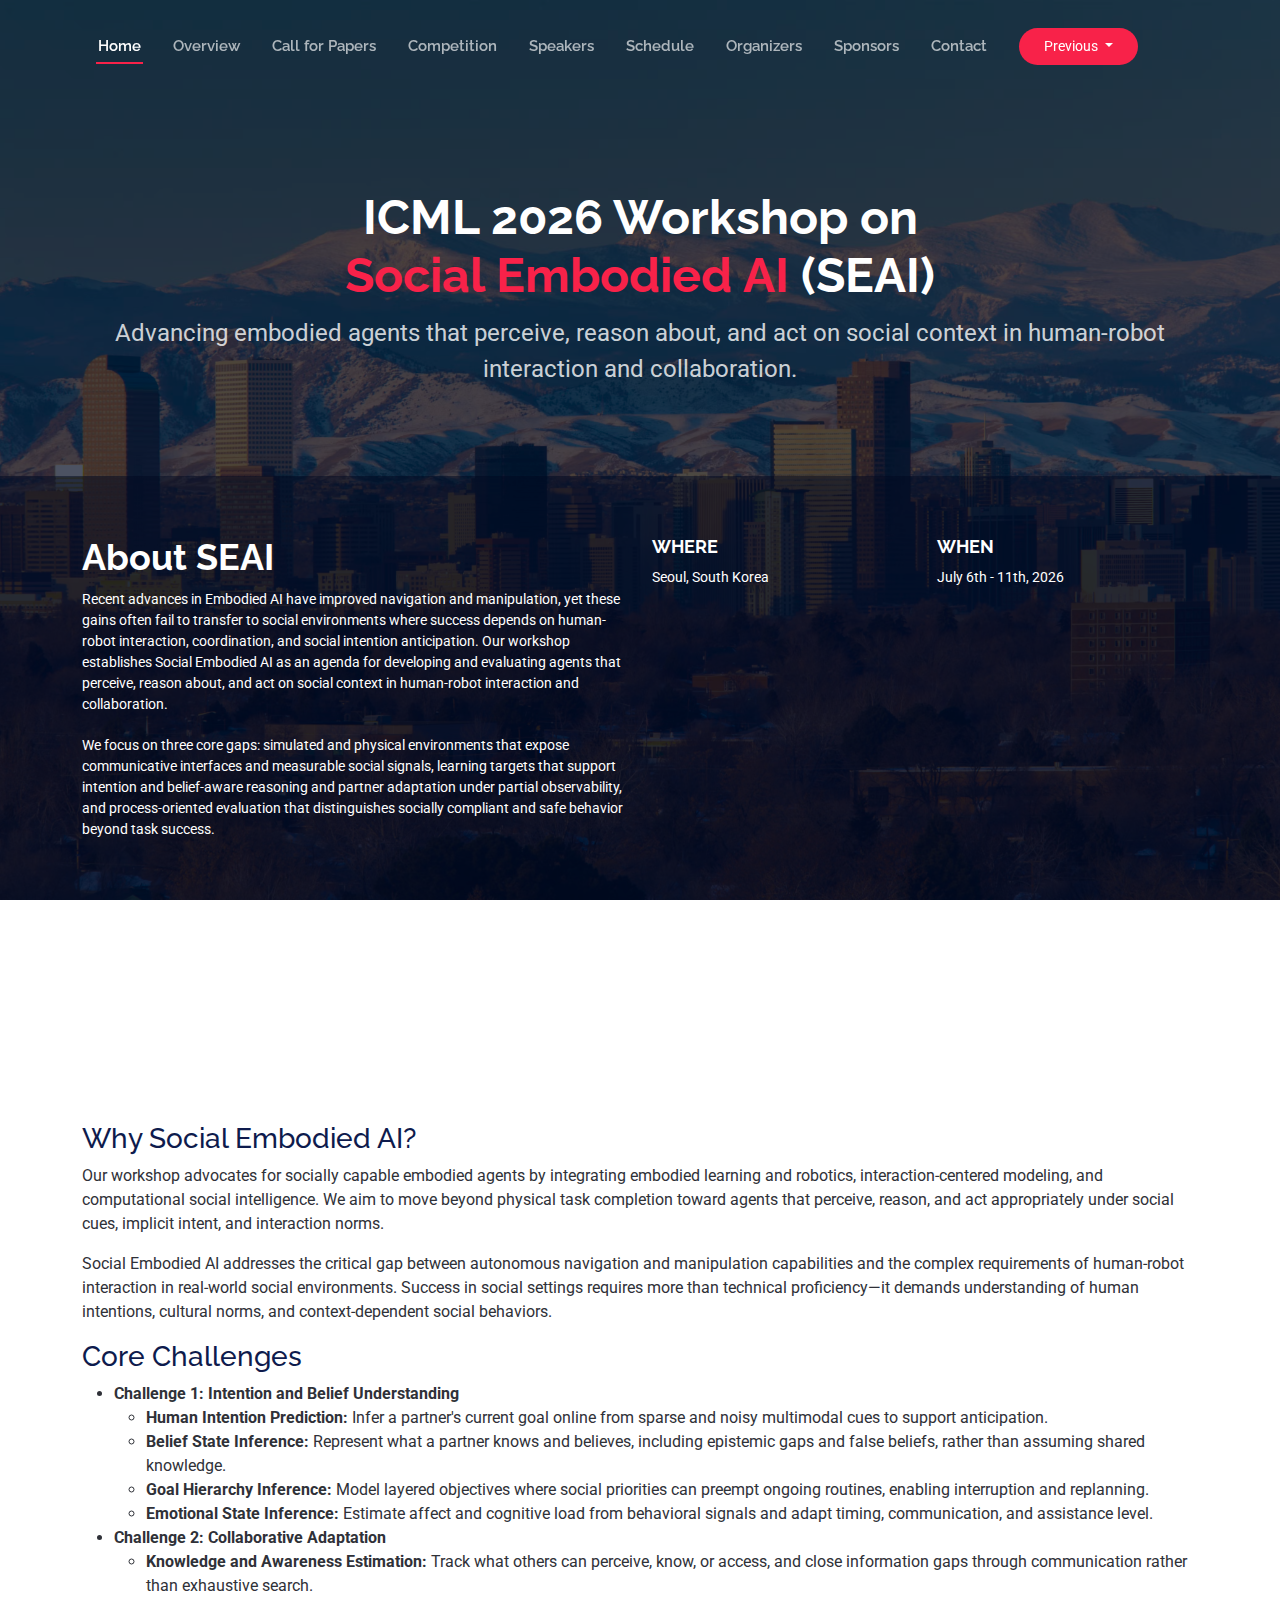
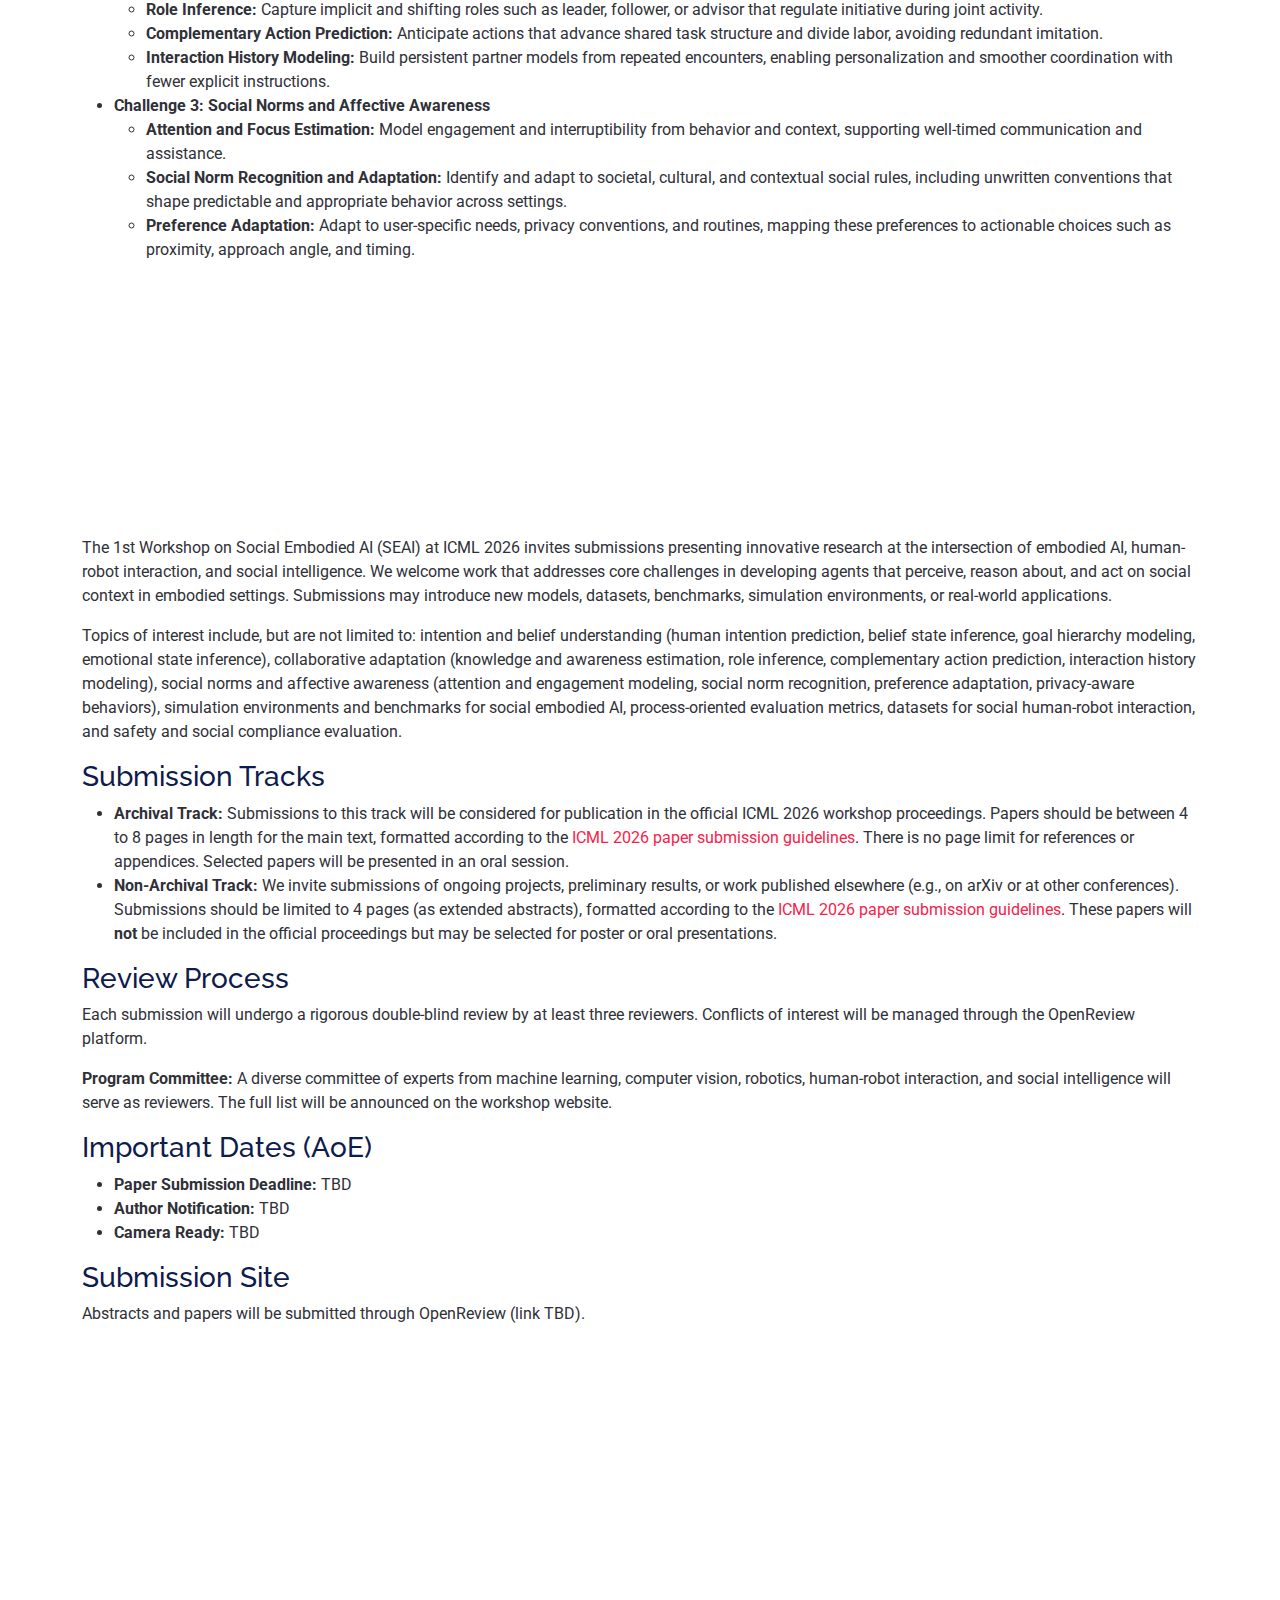
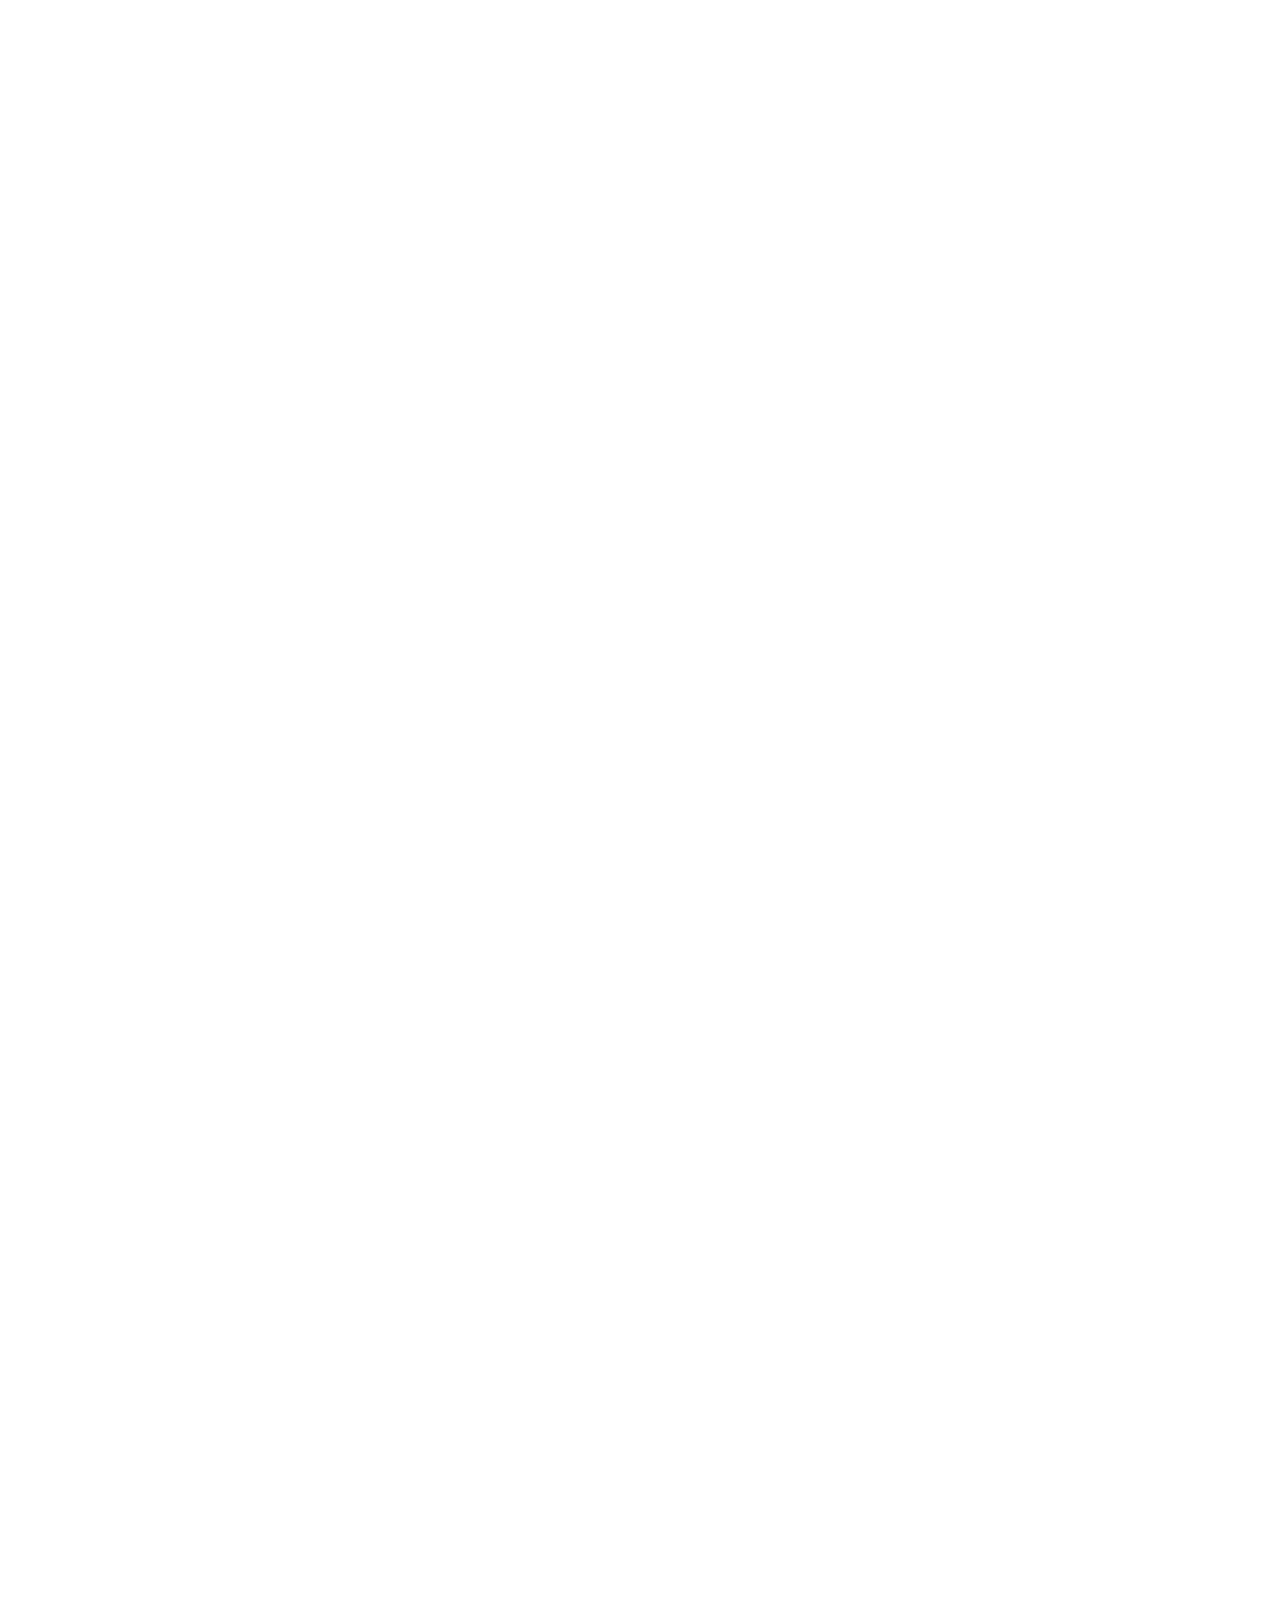
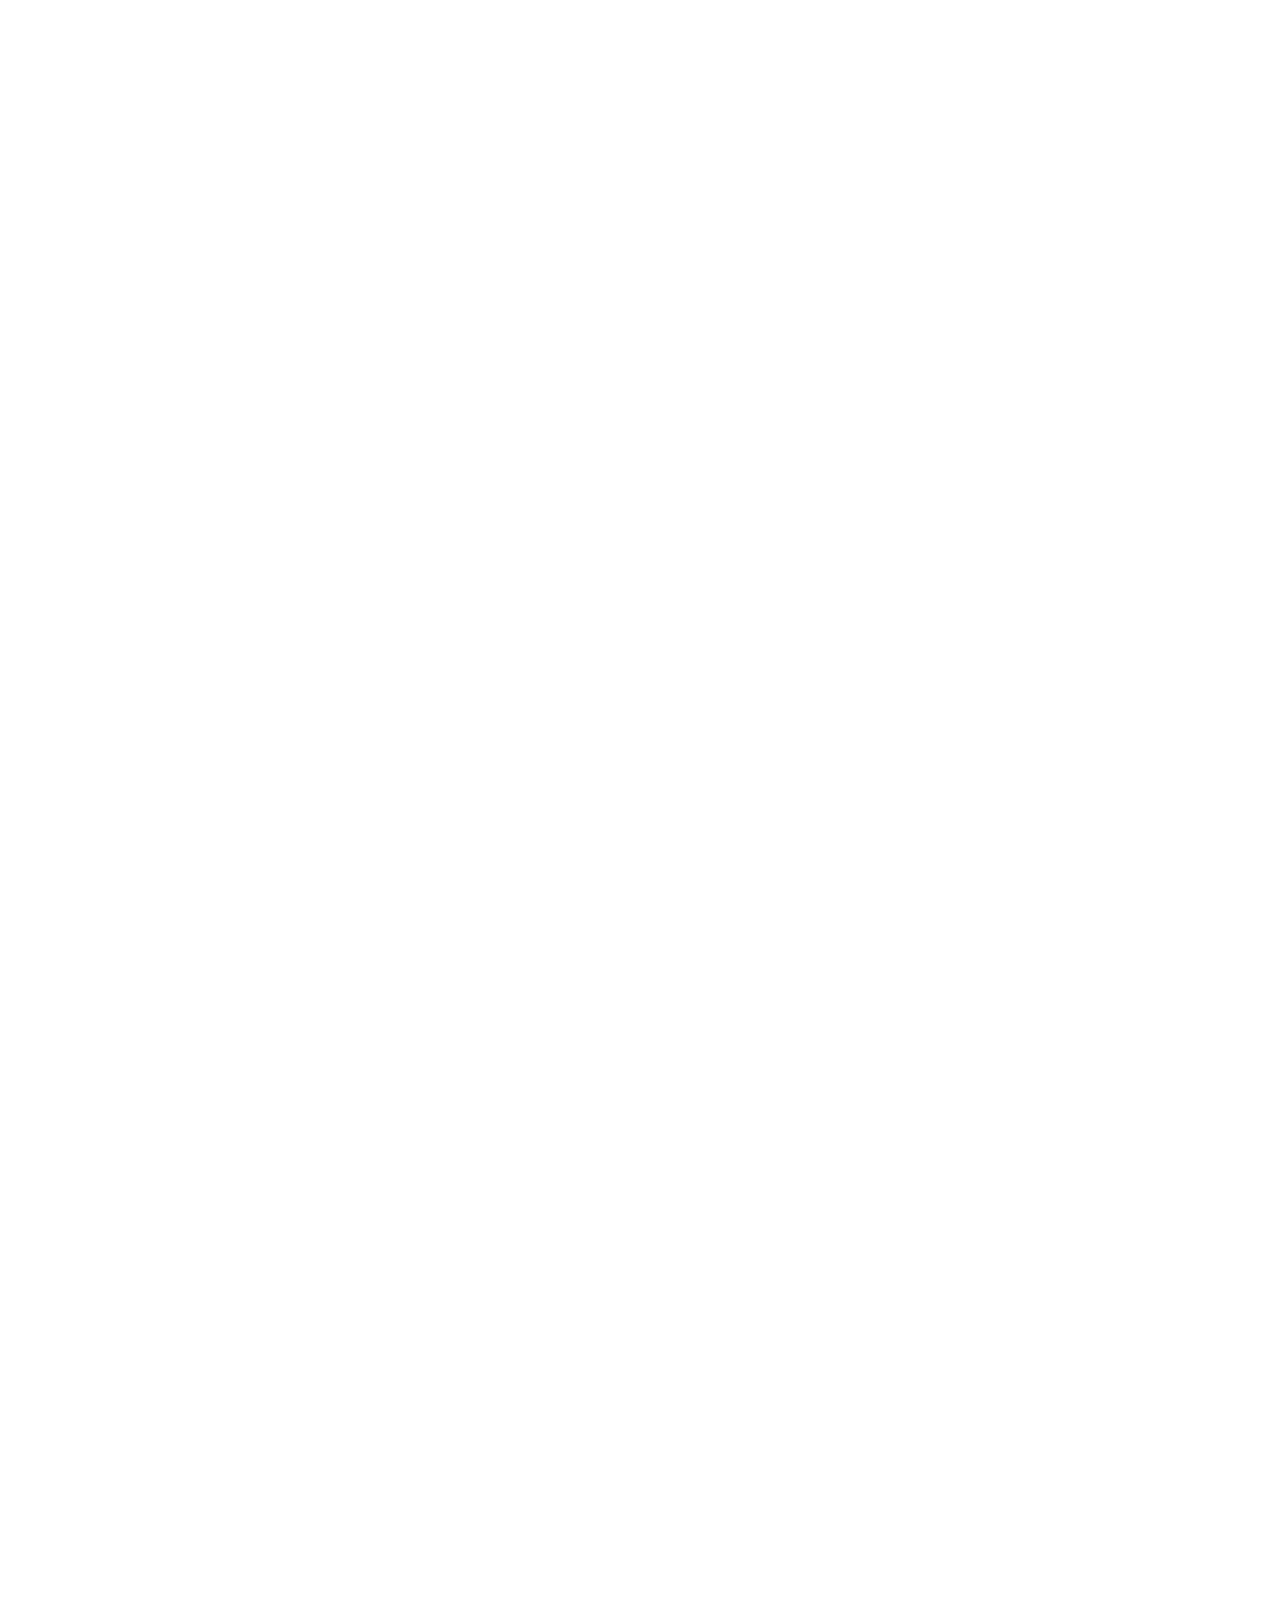
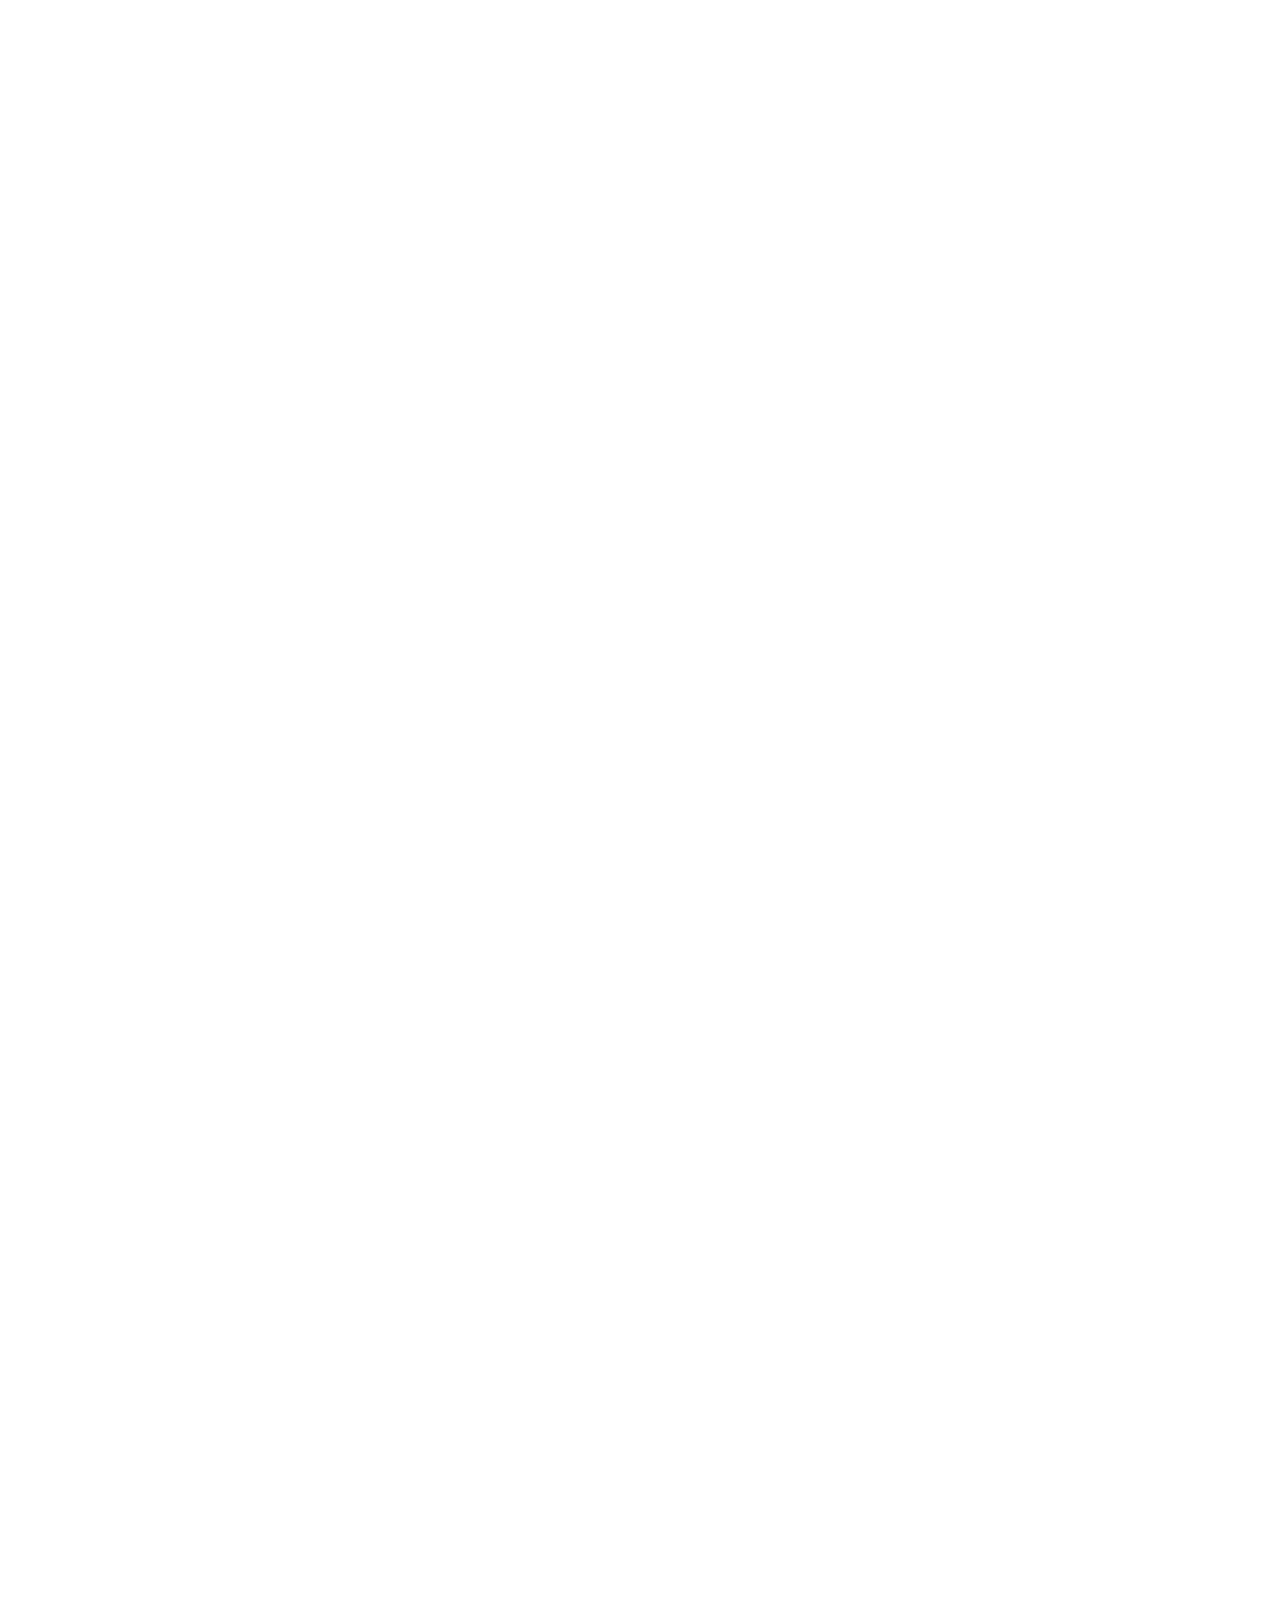
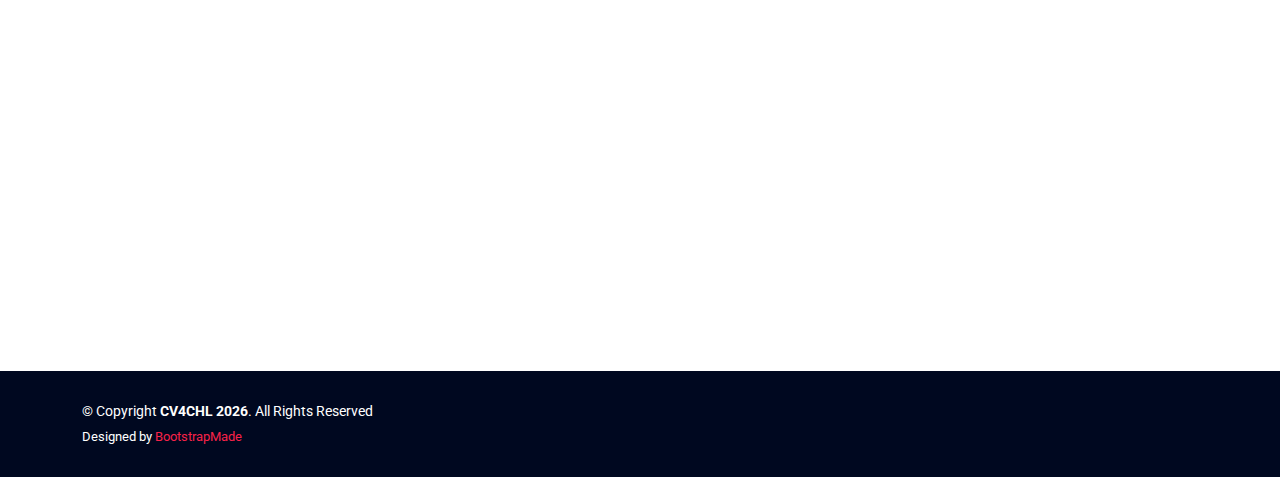
<file: index.html>
<!DOCTYPE html>
<html lang="en">

<head>
  <meta charset="utf-8">
  <meta content="width=device-width, initial-scale=1.0" name="viewport">
  <title>The 1st Workshop on Social Embodied AI @ ICML 2026</title>
  <meta name="description" content="CVPR 2026 Workshop on Computer Vision for Children (CV4CHL). Bringing pediatricians, psychologists, educationists, clinicians and computer vision researchers together.">
  <meta name="keywords" content="CVPR, Computer Vision, Children, Pediatrics, Healthcare, Education, Child Development">

  <!-- Fonts -->
  <link href="https://fonts.googleapis.com" rel="preconnect">
  <link href="https://fonts.gstatic.com" rel="preconnect" crossorigin>
  <link href="https://fonts.googleapis.com/css2?family=Roboto:wght@300;400;500;700;900&family=Raleway:wght@300;400;500;600;700;800;900&display=swap" rel="stylesheet">

  <!-- Vendor CSS Files -->
  <link href="assets/vendor/bootstrap/css/bootstrap.min.css" rel="stylesheet">
  <link href="assets/vendor/bootstrap-icons/bootstrap-icons.css" rel="stylesheet">
  <link href="assets/vendor/aos/aos.css" rel="stylesheet">
  <link href="assets/vendor/glightbox/css/glightbox.min.css" rel="stylesheet">
  <link href="assets/vendor/swiper/swiper-bundle.min.css" rel="stylesheet">

  <!-- Main CSS File -->
  <link href="assets/css/main.css" rel="stylesheet">

  <!-- Custom CSS for hover dropdown -->
  <style>
    .header .dropdown:hover .dropdown-menu {
      display: block;
      margin-top: 0;
    }
    .header .dropdown-menu {
      min-width: 180px;
    }
    .header .dropdown-item:hover {
      background-color: var(--accent-color, #f0f0f0);
    }
  </style>
</head>

<body class="index-page">

  <!-- Header -->
  <header id="header" class="header d-flex align-items-center fixed-top">
    <div class="container-fluid container-xl position-relative d-flex align-items-center">

      <nav id="navmenu" class="navmenu">
        <ul>
          <li><a href="#hero" class="active">Home</a></li>
          <li><a href="#overview">Overview</a></li>
          <li><a href="#cfp">Call for Papers</a></li>
          <li><a href="#competition">Competition</a></li>
          <li><a href="#speakers">Speakers</a></li>
          <li><a href="#schedule">Schedule</a></li>
          <li><a href="#organizers">Organizers</a></li>
          <li><a href="#sponsors">Sponsors</a></li>
          <li><a href="#contact">Contact</a></li>
        </ul>
        <i class="mobile-nav-toggle d-xl-none bi bi-list"></i>
      </nav>

      <div class="dropdown">
        <a class="cta-btn d-block dropdown-toggle" href="#" role="button" data-bs-toggle="dropdown" aria-expanded="false">
          Previous
        </a>
        <ul class="dropdown-menu dropdown-menu-end">
          <li><a class="dropdown-item" href="https://pediamedai.com/ai4chl/" target="_blank">ICLR 2025 AI4CHL</a></li>
        </ul>
      </div>
    </div>
  </header>
  <!-- /Header -->

  <main class="main">

    <!-- Hero -->
    <section id="hero" class="hero section dark-background">
      <img src="assets/img/cvpr_dv.avif" alt="" data-aos="fade-in">
      <div class="container d-flex flex-column align-items-center text-center mt-auto">
        <h2 data-aos="fade-up" data-aos-delay="100">
          ICML 2026 Workshop on<br>
          <span>Social Embodied AI</span> (SEAI)
        </h2>
        <p data-aos="fade-up" data-aos-delay="200">Advancing embodied agents that perceive, reason about, and act on social context in human-robot interaction and collaboration.</p>
      </div>

      <div class="about-info mt-auto position-relative">
        <div class="container position-relative" data-aos="fade-up">
          <div class="row">
            <div class="col-lg-6">
              <h2>About SEAI</h2>
              <p>
                Recent advances in Embodied AI have improved navigation and manipulation, yet these gains often fail to transfer to social environments where success depends on human-robot interaction, coordination, and social intention anticipation. Our workshop establishes Social Embodied AI as an agenda for developing and evaluating agents that perceive, reason about, and act on social context in human-robot interaction and collaboration.
              </p>
              <p>
                We focus on three core gaps: simulated and physical environments that expose communicative interfaces and measurable social signals, learning targets that support intention and belief-aware reasoning and partner adaptation under partial observability, and process-oriented evaluation that distinguishes socially compliant and safe behavior beyond task success.
              </p>
            </div>
            <div class="col-lg-3">
              <h3>Where</h3>
              <p>Seoul, South Korea</p>
            </div>
            <div class="col-lg-3">
              <h3>When</h3>
              <p>July 6th - 11th, 2026</p>
            </div>
          </div>
        </div>
      </div>
    </section>
    <!-- /Hero -->

    <!-- Overview (Topics) -->
    <section id="overview" class="overview section">
      <div class="container section-title" data-aos="fade-up">
        <h2>Overview</h2>
        <p>Core challenges and research directions in Social Embodied AI.</p>
      </div>

      <div class="container">
        <h3>Why Social Embodied AI?</h3>
        <p>
          Our workshop advocates for socially capable embodied agents by integrating embodied learning and robotics, interaction-centered modeling, and computational social intelligence. We aim to move beyond physical task completion toward agents that perceive, reason, and act appropriately under social cues, implicit intent, and interaction norms.
        </p>
        <p>
          Social Embodied AI addresses the critical gap between autonomous navigation and manipulation capabilities and the complex requirements of human-robot interaction in real-world social environments. Success in social settings requires more than technical proficiency—it demands understanding of human intentions, cultural norms, and context-dependent social behaviors.
        </p>

        <h3>Core Challenges</h3>
        <ul>
          <li>
            <strong>Challenge 1: Intention and Belief Understanding</strong>
            <ul>
              <li><strong>Human Intention Prediction:</strong> Infer a partner's current goal online from sparse and noisy multimodal cues to support anticipation.</li>
              <li><strong>Belief State Inference:</strong> Represent what a partner knows and believes, including epistemic gaps and false beliefs, rather than assuming shared knowledge.</li>
              <li><strong>Goal Hierarchy Inference:</strong> Model layered objectives where social priorities can preempt ongoing routines, enabling interruption and replanning.</li>
              <li><strong>Emotional State Inference:</strong> Estimate affect and cognitive load from behavioral signals and adapt timing, communication, and assistance level.</li>
            </ul>
          </li>
          <li>
            <strong>Challenge 2: Collaborative Adaptation</strong>
            <ul>
              <li><strong>Knowledge and Awareness Estimation:</strong> Track what others can perceive, know, or access, and close information gaps through communication rather than exhaustive search.</li>
              <li><strong>Role Inference:</strong> Capture implicit and shifting roles such as leader, follower, or advisor that regulate initiative during joint activity.</li>
              <li><strong>Complementary Action Prediction:</strong> Anticipate actions that advance shared task structure and divide labor, avoiding redundant imitation.</li>
              <li><strong>Interaction History Modeling:</strong> Build persistent partner models from repeated encounters, enabling personalization and smoother coordination with fewer explicit instructions.</li>
            </ul>
          </li>
          <li>
            <strong>Challenge 3: Social Norms and Affective Awareness</strong>
            <ul>
              <li><strong>Attention and Focus Estimation:</strong> Model engagement and interruptibility from behavior and context, supporting well-timed communication and assistance.</li>
              <li><strong>Social Norm Recognition and Adaptation:</strong> Identify and adapt to societal, cultural, and contextual social rules, including unwritten conventions that shape predictable and appropriate behavior across settings.</li>
              <li><strong>Preference Adaptation:</strong> Adapt to user-specific needs, privacy conventions, and routines, mapping these preferences to actionable choices such as proximity, approach angle, and timing.</li>
            </ul>
          </li>
        </ul>
      </div>
    </section>
    <!-- /Overview -->

    <!-- CFP -->
    <section id="cfp" class="cfp section">
      <div class="container section-title" data-aos="fade-up">
        <h2>Call for Papers</h2>
      </div>

      <div class="container">
        <p>
          The 1st Workshop on Social Embodied AI (SEAI) at ICML 2026 invites submissions presenting innovative research at the intersection of embodied AI, human-robot interaction, and social intelligence. We welcome work that addresses core challenges in developing agents that perceive, reason about, and act on social context in embodied settings. Submissions may introduce new models, datasets, benchmarks, simulation environments, or real-world applications.
        </p>
        <p>
          Topics of interest include, but are not limited to: intention and belief understanding (human intention prediction, belief state inference, goal hierarchy modeling, emotional state inference), collaborative adaptation (knowledge and awareness estimation, role inference, complementary action prediction, interaction history modeling), social norms and affective awareness (attention and engagement modeling, social norm recognition, preference adaptation, privacy-aware behaviors), simulation environments and benchmarks for social embodied AI, process-oriented evaluation metrics, datasets for social human-robot interaction, and safety and social compliance evaluation.
        </p>

        <h3>Submission Tracks</h3>
        <ul>
          <li>
            <strong>Archival Track:</strong> Submissions to this track will be considered for publication in the official ICML 2026 workshop proceedings. Papers should be between 4 to 8 pages in length for the main text, formatted according to the <a href="https://icml.cc/Conferences/2026/CallForPapers" target="_blank">ICML 2026 paper submission guidelines</a>. There is no page limit for references or appendices. Selected papers will be presented in an oral session.
          </li>
          <li>
            <strong>Non-Archival Track:</strong> We invite submissions of ongoing projects, preliminary results, or work published elsewhere (e.g., on arXiv or at other conferences). Submissions should be limited to 4 pages (as extended abstracts), formatted according to the <a href="https://icml.cc/Conferences/2026/CallForPapers" target="_blank">ICML 2026 paper submission guidelines</a>. These papers will <strong>not</strong> be included in the official proceedings but may be selected for poster or oral presentations.
          </li>
        </ul>

        <h3>Review Process</h3>
        <p>
          Each submission will undergo a rigorous double-blind review by at least three reviewers. Conflicts of interest will be managed through the OpenReview platform.
        </p>
        <p>
          <strong>Program Committee:</strong> A diverse committee of experts from machine learning, computer vision, robotics, human-robot interaction, and social intelligence will serve as reviewers. The full list will be announced on the workshop website.
        </p>

        <h3>Important Dates (AoE)</h3>
        <ul>
          <li><strong>Paper Submission Deadline:</strong> TBD</li>
          <li><strong>Author Notification:</strong> TBD</li>
          <li><strong>Camera Ready:</strong> TBD</li>
        </ul>

        <h3>Submission Site</h3>
        <p>
          Abstracts and papers will be submitted through OpenReview (link TBD).
        </p>
      </div>
    </section>
    <!-- /CFP -->

    <!-- Competition -->
    <section id="competition" class="competition section">
      <div class="container section-title" data-aos="fade-up">
        <h2>Children Gait Competition</h2>
        <p>The world's first computer vision challenge for pediatric gait analysis</p>
      </div>

      <div class="container" data-aos="fade-up">
        <p>
          We are excited to announce the <strong>Children Gait Competition</strong> as part of our workshop! This pioneering challenge focuses on developing human pose and motion computer vision algorithms for pediatric gait analysis, with applications in automated clinical assessment and disease prediction for children.
        </p>

        <h3>Prizes</h3>
        <ul>
          <li><strong>1st Place:</strong> NVIDIA RTX 5080 GPU <em>or</em> Latest AR Glasses</li>
          <!-- <li><strong>2nd Place:</strong> $200 Amazon Gift Card</li>
          <li><strong>3rd Place:</strong> $100 Amazon Gift Card</li> -->
        </ul>

        <h3>Key Dates</h3>
        <ul>
          <li><strong>March 13, 2026:</strong> Competition launch & registration opens</li>
          <li><strong>May 15, 2026:</strong> Submission deadline</li>
          <li><strong>May 31, 2026:</strong> Results announcement</li>
          <li><strong>CVPR Workshop:</strong> Award ceremony & presentations by top teams</li>
        </ul>

        <p style="margin-top: 1.5rem; padding: 1rem; background-color: rgba(0,0,0,0.03); border-radius: 8px;">
          <strong>More details coming soon!</strong> Information on tasks, dataset access, evaluation metrics, and registration will be announced shortly. Stay tuned!
        </p>
      </div>
    </section>
    <!-- /Competition -->

    <!-- Speakers -->
    <section id="speakers" class="speakers section">
      <div class="container section-title" data-aos="fade-up">
        <h2>Invited Keynote Speakers</h2>
      </div>

      <div class="container">
        <div class="row gy-4 justify-content-center">

          <!-- Chelsea Finn -->
          <div class="col-xl-3 col-lg-4 col-md-6" data-aos="fade-up">
            <div class="member">
              <img src="assets/img/speakers/Chelsea_Finn.jpg" class="img-fluid" alt="Chelsea Finn">
              <div class="member-info">
                <div class="member-info-content">
                  <h4><a href="https://ai.stanford.edu/~cbfinn/" target="_blank">Chelsea Finn</a></h4>
                  <span>Stanford University & Physical Intelligence</span>
                </div>
              </div>
            </div>
          </div>

          <!-- Sergey Levine -->
          <div class="col-xl-3 col-lg-4 col-md-6" data-aos="fade-up">
            <div class="member">
              <img src="assets/img/speakers/Sergey_Levine.jpg" class="img-fluid" alt="Sergey Levine">
              <div class="member-info">
                <div class="member-info-content">
                  <h4><a href="https://people.eecs.berkeley.edu/~svlevine/" target="_blank">Sergey Levine</a></h4>
                  <span>University of California, Berkeley</span>
                </div>
              </div>
            </div>
          </div>

          <!-- James M. Rehg -->
          <div class="col-xl-3 col-lg-4 col-md-6" data-aos="fade-up">
            <div class="member">
              <img src="assets/img/speakers/james.png" class="img-fluid" alt="James M. Rehg">
              <div class="member-info">
                <div class="member-info-content">
                  <h4><a href="https://rehg.org/" target="_blank">James M. Rehg</a></h4>
                  <span>University of Illinois Urbana-Champaign</span>
                </div>
              </div>
            </div>
          </div>

          <!-- Katia Sycara -->
          <div class="col-xl-3 col-lg-4 col-md-6" data-aos="fade-up">
            <div class="member">
              <img src="assets/img/speakers/Katia_Sycara3.png" class="img-fluid" alt="Katia Sycara">
              <div class="member-info">
                <div class="member-info-content">
                  <h4><a href="https://www.ri.cmu.edu/ri-faculty/katia-sycara/" target="_blank">Katia Sycara</a></h4>
                  <span>Carnegie Mellon University</span>
                </div>
              </div>
            </div>
          </div>

          <!-- Manling Li -->
          <div class="col-xl-3 col-lg-4 col-md-6" data-aos="fade-up">
            <div class="member">
              <img src="assets/img/speakers/Manling_Li.jpg" class="img-fluid" alt="Manling Li">
              <div class="member-info">
                <div class="member-info-content">
                  <h4><a href="https://limanling.github.io/" target="_blank">Manling Li</a></h4>
                  <span>Northwestern University</span>
                </div>
              </div>
            </div>
          </div>

          <!-- Hanbyul Joo -->
          <div class="col-xl-3 col-lg-4 col-md-6" data-aos="fade-up">
            <div class="member">
              <img src="assets/img/speakers/Hanbyul_Joo.jpg" class="img-fluid" alt="Hanbyul Joo">
              <div class="member-info">
                <div class="member-info-content">
                  <h4><a href="https://jhugestar.github.io/" target="_blank">Hanbyul Joo</a></h4>
                  <span>Seoul National University</span>
                </div>
              </div>
            </div>
          </div>

          <!-- Sungjoon Choi -->
          <div class="col-xl-3 col-lg-4 col-md-6" data-aos="fade-up">
            <div class="member">
              <img src="assets/img/speakers/Sungjoon_Choi .jpg" class="img-fluid" alt="Sungjoon Choi">
              <div class="member-info">
                <div class="member-info-content">
                  <h4><a href="https://sites.google.com/view/sungjoon-choi/home" target="_blank">Sungjoon Choi</a></h4>
                  <span>Korea University</span>
                </div>
              </div>
            </div>
          </div>

        </div><!-- /row -->
      </div>
    </section>
    <!-- /Speakers -->

    <!-- Schedule -->
    <section id="schedule" class="schedule section">
      <div class="container section-title" data-aos="fade-up">
        <h2>Event Schedule</h2>
        <p>Date: TBD (July 6th - 11th, 2026) | Location: Seoul, South Korea</p>
      </div>

      <div class="container">
        <div class="tab-content row justify-content-center" data-aos="fade-up" data-aos-delay="200">
          <div role="tabpanel" class="col-lg-9 tab-pane fade show active" id="all">
            <div class="row schedule-item"><div class="col-md-2"><time>8:15–8:30 AM</time></div><div class="col-md-10"><h4>Opening Remarks</h4></div></div>
            <div class="row schedule-item"><div class="col-md-2"><time>8:30–9:05 AM</time></div><div class="col-md-10"><h4>Keynote Topic 1</h4><p>Dr. James M. Rehg</p></div></div>
            <div class="row schedule-item"><div class="col-md-2"><time>9:05–9:40 AM</time></div><div class="col-md-10"><h4>Keynote Topic 2</h4><p>Dr. Hanbyul Joo</p></div></div>
            <div class="row schedule-item"><div class="col-md-2"><time>9:40–10:10 AM</time></div><div class="col-md-10"><h4>Coffee Break & Poster Discussion</h4></div></div>
            <div class="row schedule-item"><div class="col-md-2"><time>10:10–10:40 AM</time></div><div class="col-md-10"><h4>Keynote Topic 3</h4><p>Dr. Sungjoon Choi</p></div></div>
            <div class="row schedule-item"><div class="col-md-2"><time>10:40–11:05 AM</time></div><div class="col-md-10"><h4>Panel Discussion</h4></div></div>
            <div class="row schedule-item"><div class="col-md-2"><time>11:05–11:45 AM</time></div><div class="col-md-10"><h4>Oral Paper Presentation</h4><p>Authors</p></div></div>
            <div class="row schedule-item"><div class="col-md-2"><time>11:45–1:30 PM</time></div><div class="col-md-10"><h4>Lunch Break</h4></div></div>
            <div class="row schedule-item"><div class="col-md-2"><time>1:30–2:05 PM</time></div><div class="col-md-10"><h4>Keynote Topic 4</h4><p>Dr. Chelsea Finn</p></div></div>
            <div class="row schedule-item"><div class="col-md-2"><time>2:05–2:40 PM</time></div><div class="col-md-10"><h4>Keynote Topic 5</h4><p>Dr. Sergey Levine</p></div></div>
            <div class="row schedule-item"><div class="col-md-2"><time>2:40–3:15 PM</time></div><div class="col-md-10"><h4>Keynote Topic 6</h4><p>Dr. Manling Li</p></div></div>
            <div class="row schedule-item"><div class="col-md-2"><time>3:15–3:30 PM</time></div><div class="col-md-10"><h4>Coffee Break</h4></div></div>
            <div class="row schedule-item"><div class="col-md-2"><time>3:30–4:05 PM</time></div><div class="col-md-10"><h4>Keynote Topic 7</h4><p>Dr. Katia Sycara</p></div></div>
            <div class="row schedule-item"><div class="col-md-2"><time>4:05–4:45 PM</time></div><div class="col-md-10"><h4>Breakout Discussion</h4></div></div>
            <div class="row schedule-item"><div class="col-md-2"><time>4:45–5:00 PM</time></div><div class="col-md-10"><h4>Summary of the Workshop</h4><p>Dr. Sangmin Lee</p></div></div>
          </div>
        </div>
      </div>
    </section>
    <!-- /Schedule -->


    <!-- Organizers -->
    <section id="organizers" class="speakers section">
      <div class="container section-title" data-aos="fade-up">
        <h2>Organizers</h2>
      </div>

      <div class="container">
        <div class="row gy-4 five-per-row justify-content-center">

          <!-- Yuanzhe Liu -->
          <div class="col-xl-3 col-lg-4 col-md-6" data-aos="fade-up">
            <div class="member">
              <img src="assets/img/organizers/YuanzheLiu.jpg" class="img-fluid" alt="Yuanzhe Liu">
              <div class="member-info">
                <div class="member-info-content">
                  <h4><a href="https://yuanzhel0903.github.io/" target="_blank">Yuanzhe Liu</a></h4>
                  <span>University of Pennsylvania</span>
                </div>
              </div>
            </div>
          </div>

          <!-- Junho Kim -->
          <div class="col-xl-3 col-lg-4 col-md-6" data-aos="fade-up">
            <div class="member">
              <img src="assets/img/organizers/Junho_Kim.png" class="img-fluid" alt="Junho Kim">
              <div class="member-info">
                <div class="member-info-content">
                  <h4><a href="https://jhkim0911.github.io/" target="_blank">Junho Kim</a></h4>
                  <span>University of Illinois Urbana-Champaign</span>
                </div>
              </div>
            </div>
          </div>

          <!-- Xu Cao -->
          <div class="col-xl-3 col-lg-4 col-md-6" data-aos="fade-up">
            <div class="member">
              <img src="assets/img/organizers/xucao.jpg" class="img-fluid" alt="Xu Cao">
              <div class="member-info">
                <div class="member-info-content">
                  <h4><a href="https://www.irohxucao.com/" target="_blank">Xu Cao</a></h4>
                  <span>PediaMed AI</span>
                </div>
              </div>
            </div>
          </div>

          <!-- Fiona Ryan -->
          <div class="col-xl-3 col-lg-4 col-md-6" data-aos="fade-up">
            <div class="member">
              <img src="assets/img/organizers/Fiona_Ryan.jpg" class="img-fluid" alt="Fiona Ryan">
              <div class="member-info">
                <div class="member-info-content">
                  <h4><a href="https://fkryan.github.io/" target="_blank">Fiona Ryan</a></h4>
                  <span>Georgia Institute of Technology</span>
                </div>
              </div>
            </div>
          </div>

          <!-- Cady Xu -->
          <div class="col-xl-3 col-lg-4 col-md-6" data-aos="fade-up">
            <div class="member">
              <img src="assets/img/organizers/Cady_Xu2.png" class="img-fluid" alt="Cady Xu">
              <div class="member-info">
                <div class="member-info-content">
                  <h4><a href="https://research.google/people/cady-tianyu-xu/" target="_blank">Cady Xu</a></h4>
                  <span>Google DeepMind</span>
                </div>
              </div>
            </div>
          </div>

          <!-- Leena Mathur -->
          <div class="col-xl-3 col-lg-4 col-md-6" data-aos="fade-up">
            <div class="member">
              <img src="assets/img/organizers/Mathur_Leena.jpg" class="img-fluid" alt="Leena Mathur">
              <div class="member-info">
                <div class="member-info-content">
                  <h4><a href="https://l-mathur.github.io/" target="_blank">Leena Mathur</a></h4>
                  <span>Carnegie Mellon University</span>
                </div>
              </div>
            </div>
          </div>

          <!-- Sangmin Lee -->
          <div class="col-xl-3 col-lg-4 col-md-6" data-aos="fade-up">
            <div class="member">
              <img src="assets/img/organizers/Sangmin_Lee.jpg" class="img-fluid" alt="Sangmin Lee">
              <div class="member-info">
                <div class="member-info-content">
                  <h4><a href="https://sites.google.com/view/sangmin-lee" target="_blank">Sangmin Lee</a></h4>
                  <span>Korea University</span>
                </div>
              </div>
            </div>
          </div>

        </div><!-- /row -->
      </div>
    </section>
    <!-- /Organizers -->

    <section id="advisory" class="speakers section">
      <div class="container section-title" data-aos="fade-up">
        <h2>Advisory Committee</h2>
      </div>

      <div class="container">
        <div class="row gy-4 five-per-row justify-content-center">
          <!-- Jimeng Sun -->
          <div class="col-xl-3 col-lg-4 col-md-6" data-aos="fade-up">
            <div class="member">
              <img src="assets/img/organizers/jimeng.jpg" class="img-fluid" alt="Jimeng Sun">
              <div class="member-info">
                <div class="member-info-content">
                  <h4>Jimeng Sun</h4>
                  <span>University of Illinois Urbana-Champaign and Keiji AI</span>
                </div>
              </div>
            </div>
          </div>

          <!-- Jean-Marc Odobez -->
          <div class="col-xl-3 col-lg-4 col-md-6" data-aos="fade-up">
            <div class="member">
              <img src="assets/img/speakers/jeanmarc.jpg" class="img-fluid" alt="Jean-Marc Odobez">
              <div class="member-info">
                <div class="member-info-content">
                  <h4>Jean-Marc Odobez</h4>
                  <span>Idiap Research Institute and EPFL</span>
                </div>
              </div>
            </div>
          </div>

          <!-- Yinda Zhang -->
          <div class="col-xl-3 col-lg-4 col-md-6" data-aos="fade-up">
            <div class="member">
              <img src="assets/img/organizers/yinda.jpg" class="img-fluid" alt="Yinda Zhang">
              <div class="member-info">
                <div class="member-info-content">
                  <h4>Yinda Zhang</h4>
                  <span>Google</span>
                </div>
              </div>
            </div>
          </div>

          <!-- Jianguo Cao -->
          <div class="col-xl-3 col-lg-4 col-md-6" data-aos="fade-up">
            <div class="member">
              <img src="assets/img/organizers/jianguo.jpg" class="img-fluid" alt="Jianguo Cao">
              <div class="member-info">
                <div class="member-info-content">
                  <h4>Jianguo Cao</h4>
                  <span>PediaMed AI</span>
                </div>
              </div>
            </div>
          </div>

          <!-- Hui Xiong -->
          <div class="col-xl-3 col-lg-4 col-md-6" data-aos="fade-up">
            <div class="member">
              <img src="assets/img/speakers/huixiong1.jpg" class="img-fluid" alt="Hui Xiong">
              <div class="member-info">
                <div class="member-info-content">
                  <h4>Hui Xiong</h4>
                  <span>HKUST (Guangzhou)</span>
                </div>
              </div>
            </div>
          </div>

          <!-- James M. Rehg -->
          <div class="col-xl-3 col-lg-4 col-md-6" data-aos="fade-up">
            <div class="member">
              <img src="assets/img/speakers/james.png" class="img-fluid" alt="James M. Rehg">
              <div class="member-info">
                <div class="member-info-content">
                  <h4>James M. Rehg</h4>
                  <span>University of Illinois Urbana-Champaign</span>
                </div>
              </div>
            </div>
          </div>

        </div><!-- /row -->
      </div>
    </section>

    <!-- Sponsors -->
    <section id="sponsors" class="sponsors section">
      <div class="container section-title" data-aos="fade-up">
        <h2>Sponsors</h2>
      </div>
      <div class="container section-title" data-aos="fade-up">
        <h3>Platinum Sponsors</h3>
      </div>
      <div class="container">
        <div class="row gy-4 justify-content-center">
          <!-- PediaMed AI -->
          <div class="col-xl-4 col-lg-4 col-md-6 text-center" data-aos="fade-up">
            <a href="https://pediamedai.com/" target="_blank">
              <img src="assets/img/PediaMed.jpg" alt="PediaMed AI" style="max-height: 100px; max-width: 200px; object-fit: contain;">
            </a>
          </div>
        </div><!-- /row -->
      </div>

      <div class="container section-title" data-aos="fade-up" style="margin-top: 3rem;">
        <h3>Silver Sponsors</h3>
      </div>
      <div class="container">
        <div class="row gy-4 justify-content-center">
          <!-- HCESC -->
          <div class="col-xl-3 col-lg-4 col-md-6 text-center" data-aos="fade-up">
            <a href="#" target="_blank">
              <img src="assets/img/HCESC.jpg" alt="HCESC" style="max-height: 80px; max-width: 180px; object-fit: contain;">
            </a>
          </div>
          <!-- 机器之心 -->
          <div class="col-xl-3 col-lg-4 col-md-6 text-center" data-aos="fade-up">
            <a href="#" target="_blank">
              <img src="assets/img/jiqizhixin.jpg" alt="机器之心" style="max-height: 80px; max-width: 180px; object-fit: contain;">
            </a>
          </div>
        </div><!-- /row -->
      </div>
    </section>
    <!-- /Sponsors -->

    <!-- Contact -->
    <section id="contact" class="contact section">
      <div class="container section-title" data-aos="fade-up">
        <h2>Contact</h2>
      </div>

      <div class="container" data-aos="fade-up" data-aos-delay="100">
        <div class="row gy-4">
          <div class="col-lg-4">
            <div class="info-item d-flex flex-column justify-content-center align-items-center" data-aos="fade-up" data-aos-delay="200">
              <i class="bi bi-geo-alt"></i>
              <h3>Location</h3>
              <p>CVPR 2026 Venue (TBD)</p>
            </div>
          </div>
          <div class="col-lg-4 col-md-6">
            <div class="info-item d-flex flex-column justify-content-center align-items-center" data-aos="fade-up" data-aos-delay="300">
              <i class="bi bi-github"></i>
              <h3>GitHub</h3>
              <p><a href="https://github.com/PediaMedAI" target="_blank" rel="noopener noreferrer">PediaMedAI</a></p>
            </div>
          </div>
          <div class="col-lg-4 col-md-6">
            <div class="info-item d-flex flex-column justify-content-center align-items-center" data-aos="fade-up" data-aos-delay="400">
              <i class="bi bi-envelope"></i>
              <h3>Email Us</h3>
              <p>xucao@pediamed.ai</p>
            </div>
          </div>
        </div>
      </div>
    </section>
    <!-- /Contact -->

  </main>

  <!-- Footer -->
  <footer id="footer" class="footer dark-background">
    <div class="copyright text-center">
      <div class="container d-flex flex-column flex-lg-row justify-content-center justify-content-lg-between align-items-center">
        <div class="d-flex flex-column align-items-center align-items-lg-start">
          <div>© Copyright <strong><span>CV4CHL 2026</span></strong>. All Rights Reserved</div>
          <div class="credits">Designed by <a href="https://bootstrapmade.com/">BootstrapMade</a></div>
        </div>
      </div>
    </div>
  </footer>
  <!-- /Footer -->

  <!-- Scroll Top -->
  <a href="#" id="scroll-top" class="scroll-top d-flex align-items-center justify-content-center"><i class="bi bi-arrow-up-short"></i></a>

  <!-- Preloader -->
  <div id="preloader"></div>

  <!-- Vendor JS Files -->
  <script src="assets/vendor/bootstrap/js/bootstrap.bundle.min.js"></script>
  <script src="assets/vendor/php-email-form/validate.js"></script>
  <script src="assets/vendor/aos/aos.js"></script>
  <script src="assets/vendor/glightbox/js/glightbox.min.js"></script>
  <script src="assets/vendor/swiper/swiper-bundle.min.js"></script>

  <!-- Main JS File -->
  <script src="assets/js/main.js"></script>

</body>
</html>
</file>
<file: assets/css/main.css>
/**
* Template Name: TheEvent
* Template URL: https://bootstrapmade.com/theevent-conference-event-bootstrap-template/
* Updated: Aug 07 2024 with Bootstrap v5.3.3
* Author: BootstrapMade.com
* License: https://bootstrapmade.com/license/
*/

/*--------------------------------------------------------------
# Font & Color Variables
# Help: https://bootstrapmade.com/color-system/
--------------------------------------------------------------*/
/* Fonts */
:root {
  --default-font: "Roboto",  system-ui, -apple-system, "Segoe UI", Roboto, "Helvetica Neue", Arial, "Noto Sans", "Liberation Sans", sans-serif, "Apple Color Emoji", "Segoe UI Emoji", "Segoe UI Symbol", "Noto Color Emoji";
  --heading-font: "Raleway",  sans-serif;
  --nav-font: "Raleway",  sans-serif;
}

/* Global Colors - The following color variables are used throughout the website. Updating them here will change the color scheme of the entire website */
:root { 
  --background-color: #ffffff; /* Background color for the entire website, including individual sections */
  --default-color: #2f3138; /* Default color used for the majority of the text content across the entire website */
  --heading-color: #0e1b4d; /* Color for headings, subheadings and title throughout the website */
  --accent-color: #f82249; /* Accent color that represents your brand on the website. It's used for buttons, links, and other elements that need to stand out */
  --surface-color: #ffffff; /* The surface color is used as a background of boxed elements within sections, such as cards, icon boxes, or other elements that require a visual separation from the global background. */
  --contrast-color: #ffffff; /* Contrast color for text, ensuring readability against backgrounds of accent, heading, or default colors. */
}

/* Nav Menu Colors - The following color variables are used specifically for the navigation menu. They are separate from the global colors to allow for more customization options */
:root {
  --nav-color: rgba(255, 255, 255, 0.65);  /* The default color of the main navmenu links */
  --nav-hover-color: #ffffff; /* Applied to main navmenu links when they are hovered over or active */
  --nav-mobile-background-color: #ffffff; /* Used as the background color for mobile navigation menu */
  --nav-dropdown-background-color: #ffffff; /* Used as the background color for dropdown items that appear when hovering over primary navigation items */
  --nav-dropdown-color: #212529; /* Used for navigation links of the dropdown items in the navigation menu. */
  --nav-dropdown-hover-color: #f82249; /* Similar to --nav-hover-color, this color is applied to dropdown navigation links when they are hovered over. */
}

/* Color Presets - These classes override global colors when applied to any section or element, providing reuse of the sam color scheme. */

.light-background {
  --background-color: #f2f2f3;
  --surface-color: #ffffff;
}

.dark-background {
  --background-color: #000820;
  --default-color: #ffffff;
  --heading-color: #ffffff;
  --surface-color: #001553;
  --contrast-color: #ffffff;
}

/* Smooth scroll */
:root {
  scroll-behavior: smooth;
}

/*--------------------------------------------------------------
# General Styling & Shared Classes
--------------------------------------------------------------*/
body {
  color: var(--default-color);
  background-color: var(--background-color);
  font-family: var(--default-font);
}

a {
  color: var(--accent-color);
  text-decoration: none;
  transition: 0.3s;
}

a:hover {
  color: color-mix(in srgb, var(--accent-color), transparent 25%);
  text-decoration: none;
}

h1,
h2,
h3,
h4,
h5,
h6 {
  color: var(--heading-color);
  font-family: var(--heading-font);
}

/* Pulsating Play Button
------------------------------*/
.pulsating-play-btn {
  width: 94px;
  height: 94px;
  background: radial-gradient(var(--accent-color) 50%, color-mix(in srgb, var(--accent-color), transparent 75%) 52%);
  border-radius: 50%;
  display: block;
  position: relative;
  overflow: hidden;
}

.pulsating-play-btn:before {
  content: "";
  position: absolute;
  width: 120px;
  height: 120px;
  animation-delay: 0s;
  animation: pulsate-play-btn 2s;
  animation-direction: forwards;
  animation-iteration-count: infinite;
  animation-timing-function: steps;
  opacity: 1;
  border-radius: 50%;
  border: 5px solid color-mix(in srgb, var(--accent-color), transparent 30%);
  top: -15%;
  left: -15%;
  background: rgba(198, 16, 0, 0);
}

.pulsating-play-btn:after {
  content: "";
  position: absolute;
  left: 50%;
  top: 50%;
  transform: translateX(-40%) translateY(-50%);
  width: 0;
  height: 0;
  border-top: 10px solid transparent;
  border-bottom: 10px solid transparent;
  border-left: 15px solid #fff;
  z-index: 100;
  transition: all 400ms cubic-bezier(0.55, 0.055, 0.675, 0.19);
}

.pulsating-play-btn:hover:before {
  content: "";
  position: absolute;
  left: 50%;
  top: 50%;
  transform: translateX(-40%) translateY(-50%);
  width: 0;
  height: 0;
  border: none;
  border-top: 10px solid transparent;
  border-bottom: 10px solid transparent;
  border-left: 15px solid #fff;
  z-index: 200;
  animation: none;
  border-radius: 0;
}

.pulsating-play-btn:hover:after {
  border-left: 15px solid var(--accent-color);
  transform: scale(20);
}

@keyframes pulsate-play-btn {
  0% {
    transform: scale(0.6, 0.6);
    opacity: 1;
  }

  100% {
    transform: scale(1, 1);
    opacity: 0;
  }
}

/* PHP Email Form Messages
------------------------------*/
.php-email-form .error-message {
  display: none;
  background: #df1529;
  color: #ffffff;
  text-align: left;
  padding: 15px;
  margin-bottom: 24px;
  font-weight: 600;
}

.php-email-form .sent-message {
  display: none;
  color: #ffffff;
  background: #059652;
  text-align: center;
  padding: 15px;
  margin-bottom: 24px;
  font-weight: 600;
}

.php-email-form .loading {
  display: none;
  background: var(--surface-color);
  text-align: center;
  padding: 15px;
  margin-bottom: 24px;
}

.php-email-form .loading:before {
  content: "";
  display: inline-block;
  border-radius: 50%;
  width: 24px;
  height: 24px;
  margin: 0 10px -6px 0;
  border: 3px solid var(--accent-color);
  border-top-color: var(--surface-color);
  animation: php-email-form-loading 1s linear infinite;
}

@keyframes php-email-form-loading {
  0% {
    transform: rotate(0deg);
  }

  100% {
    transform: rotate(360deg);
  }
}

/*--------------------------------------------------------------
# Global Header
--------------------------------------------------------------*/
.header {
  --background-color: rgba(0, 0, 0, 0);
  --heading-color: #ffffff;
  color: var(--default-color);
  background-color: var(--background-color);
  padding: 20px 0;
  transition: all 0.5s;
  z-index: 997;
}

.header .logo {
  line-height: 1;
}

.header .logo img {
  max-height: 36px;
  margin-right: 8px;
}

.header .logo h1 {
  font-size: 30px;
  margin: 0;
  font-weight: 700;
  color: var(--heading-color);
}

.header .cta-btn,
.header .cta-btn:focus {
  color: var(--contrast-color);
  background: var(--accent-color);
  font-size: 14px;
  padding: 8px 25px;
  margin: 0 0 0 30px;
  border-radius: 50px;
  transition: 0.3s;
}

.header .cta-btn:hover,
.header .cta-btn:focus:hover {
  color: var(--contrast-color);
  background: color-mix(in srgb, var(--accent-color), transparent 15%);
}

@media (max-width: 1200px) {
  .header .logo {
    order: 1;
  }

  .header .btn-getstarted {
    order: 2;
    margin: 0 15px 0 0;
    padding: 6px 15px;
  }

  .header .navmenu {
    order: 3;
  }
}

.scrolled .header {
  box-shadow: 0px 0 18px rgba(0, 0, 0, 0.1);
}

/* Global Header on Scroll
------------------------------*/
.scrolled .header {
  --background-color: rgba(1, 8, 33, 0.82);
}

/*--------------------------------------------------------------
# Navigation Menu
--------------------------------------------------------------*/
/* Desktop Navigation */
@media (min-width: 1200px) {
  .navmenu {
    padding: 0;
  }

  .navmenu ul {
    margin: 0;
    padding: 0;
    display: flex;
    list-style: none;
    align-items: center;
  }

  .navmenu li {
    position: relative;
  }

  .navmenu>ul>li {
    white-space: nowrap;
    padding: 15px 14px;
  }

  .navmenu>ul>li:last-child {
    padding-right: 0;
  }

  .navmenu a,
  .navmenu a:focus {
    color: var(--nav-color);
    font-size: 15px;
    padding: 0 2px;
    font-family: var(--nav-font);
    font-weight: 600;
    display: flex;
    align-items: center;
    justify-content: space-between;
    white-space: nowrap;
    transition: 0.3s;
    position: relative;
  }

  .navmenu a i,
  .navmenu a:focus i {
    font-size: 12px;
    line-height: 0;
    margin-left: 5px;
    transition: 0.3s;
  }

  .navmenu>ul>li>a:before {
    content: "";
    position: absolute;
    height: 2px;
    bottom: -6px;
    left: 0;
    background-color: var(--accent-color);
    visibility: hidden;
    width: 0px;
    transition: all 0.3s ease-in-out 0s;
  }

  .navmenu a:hover:before,
  .navmenu li:hover>a:before,
  .navmenu .active:before {
    visibility: visible;
    width: 100%;
  }

  .navmenu li:hover>a,
  .navmenu .active,
  .navmenu .active:focus {
    color: var(--nav-hover-color);
  }

  .navmenu .dropdown ul {
    margin: 0;
    padding: 10px 0;
    background: var(--nav-dropdown-background-color);
    display: block;
    position: absolute;
    visibility: hidden;
    left: 14px;
    top: 130%;
    opacity: 0;
    transition: 0.3s;
    border-radius: 4px;
    z-index: 99;
    box-shadow: 0px 0px 30px rgba(0, 0, 0, 0.1);
  }

  .navmenu .dropdown ul li {
    min-width: 200px;
  }

  .navmenu .dropdown ul a {
    padding: 10px 20px;
    font-size: 15px;
    text-transform: none;
    color: var(--nav-dropdown-color);
  }

  .navmenu .dropdown ul a i {
    font-size: 12px;
  }

  .navmenu .dropdown ul a:hover,
  .navmenu .dropdown ul .active:hover,
  .navmenu .dropdown ul li:hover>a {
    color: var(--nav-dropdown-hover-color);
  }

  .navmenu .dropdown:hover>ul {
    opacity: 1;
    top: 100%;
    visibility: visible;
  }

  .navmenu .dropdown .dropdown ul {
    top: 0;
    left: -90%;
    visibility: hidden;
  }

  .navmenu .dropdown .dropdown:hover>ul {
    opacity: 1;
    top: 0;
    left: -100%;
    visibility: visible;
  }
}

/* Mobile Navigation */
@media (max-width: 1199px) {
  .mobile-nav-toggle {
    color: var(--nav-color);
    font-size: 28px;
    line-height: 0;
    margin-right: 10px;
    cursor: pointer;
    transition: color 0.3s;
  }

  .navmenu {
    padding: 0;
    z-index: 9997;
  }

  .navmenu ul {
    display: none;
    list-style: none;
    position: absolute;
    inset: 60px 20px 20px 20px;
    padding: 10px 0;
    margin: 0;
    border-radius: 6px;
    background-color: var(--nav-dropdown-background-color);
    border: 1px solid color-mix(in srgb, var(--default-color), transparent 90%);
    box-shadow: none;
    overflow-y: auto;
    transition: 0.3s;
    z-index: 9998;
  }

  .navmenu a,
  .navmenu a:focus {
    color: var(--nav-dropdown-color);
    padding: 10px 20px;
    font-family: var(--nav-font);
    font-size: 17px;
    font-weight: 500;
    display: flex;
    align-items: center;
    justify-content: space-between;
    white-space: nowrap;
    transition: 0.3s;
  }

  .navmenu a i,
  .navmenu a:focus i {
    font-size: 12px;
    line-height: 0;
    margin-left: 5px;
    width: 30px;
    height: 30px;
    display: flex;
    align-items: center;
    justify-content: center;
    border-radius: 50%;
    transition: 0.3s;
    background-color: color-mix(in srgb, var(--accent-color), transparent 90%);
  }

  .navmenu a i:hover,
  .navmenu a:focus i:hover {
    background-color: var(--accent-color);
    color: var(--contrast-color);
  }

  .navmenu a:hover,
  .navmenu .active,
  .navmenu .active:focus {
    color: var(--nav-dropdown-hover-color);
  }

  .navmenu .active i,
  .navmenu .active:focus i {
    background-color: var(--accent-color);
    color: var(--contrast-color);
    transform: rotate(180deg);
  }

  .navmenu .dropdown ul {
    position: static;
    display: none;
    z-index: 99;
    padding: 10px 0;
    margin: 10px 20px;
    background-color: var(--nav-dropdown-background-color);
    transition: all 0.5s ease-in-out;
  }

  .navmenu .dropdown ul ul {
    background-color: rgba(33, 37, 41, 0.1);
  }

  .navmenu .dropdown>.dropdown-active {
    display: block;
    background-color: rgba(33, 37, 41, 0.03);
  }

  .mobile-nav-active {
    overflow: hidden;
  }

  .mobile-nav-active .mobile-nav-toggle {
    color: #fff;
    position: absolute;
    font-size: 32px;
    top: 15px;
    right: 15px;
    margin-right: 0;
    z-index: 9999;
  }

  .mobile-nav-active .navmenu {
    position: fixed;
    overflow: hidden;
    inset: 0;
    background: rgba(33, 37, 41, 0.8);
    transition: 0.3s;
  }

  .mobile-nav-active .navmenu>ul {
    display: block;
  }
}

/*--------------------------------------------------------------
# Global Footer
--------------------------------------------------------------*/
.footer {
  color: var(--default-color);
  background-color: var(--background-color);
  font-size: 14px;
  position: relative;
}

.footer .footer-top {
  background-color: color-mix(in srgb, var(--background-color), white 5%);
  padding-top: 50px;
}

.footer .footer-about .logo {
  line-height: 1;
  margin-bottom: 25px;
}

.footer .footer-about .logo img {
  max-height: 40px;
  margin-right: 6px;
}

.footer .footer-about .logo span {
  color: var(--heading-color);
  font-family: var(--heading-font);
  font-size: 26px;
  font-weight: 700;
  letter-spacing: 1px;
}

.footer .footer-about p {
  font-size: 14px;
  font-family: var(--heading-font);
}

.footer h4 {
  font-size: 16px;
  font-weight: 600;
  position: relative;
  padding-bottom: 12px;
  margin-bottom: 15px;
}

.footer h4::after {
  content: "";
  position: absolute;
  display: block;
  width: 20px;
  height: 2px;
  background: var(--accent-color);
  bottom: 0;
  left: 0;
}

.footer .footer-links {
  margin-bottom: 30px;
}

.footer .footer-links ul {
  list-style: none;
  padding: 0;
  margin: 0;
}

.footer .footer-links ul i {
  padding-right: 2px;
  font-size: 12px;
  line-height: 0;
}

.footer .footer-links ul li {
  padding: 10px 0;
  display: flex;
  align-items: center;
}

.footer .footer-links ul li:first-child {
  padding-top: 0;
}

.footer .footer-links ul a {
  color: color-mix(in srgb, var(--default-color), transparent 30%);
  display: inline-block;
  line-height: 1;
}

.footer .footer-links ul a:hover {
  color: var(--accent-color);
}

.footer .footer-contact p {
  margin-bottom: 5px;
}

.footer .copyright {
  padding: 30px 0;
}

.footer .copyright p {
  margin-bottom: 0;
}

.footer .credits {
  margin-top: 5px;
  font-size: 13px;
}

.footer .social-links a {
  font-size: 18px;
  display: inline-block;
  background: color-mix(in srgb, var(--default-color), transparent 90%);
  color: var(--contrast-color);
  line-height: 1;
  padding: 8px 0;
  margin-right: 4px;
  border-radius: 4px;
  text-align: center;
  width: 36px;
  height: 36px;
  transition: 0.3s;
}

.footer .social-links a:hover {
  background: var(--accent-color);
  text-decoration: none;
}

/*--------------------------------------------------------------
# Preloader
--------------------------------------------------------------*/
#preloader {
  position: fixed;
  inset: 0;
  z-index: 999999;
  overflow: hidden;
  background: var(--background-color);
  transition: all 0.6s ease-out;
}

#preloader:before {
  content: "";
  position: fixed;
  top: calc(50% - 30px);
  left: calc(50% - 30px);
  border: 6px solid #ffffff;
  border-color: var(--accent-color) transparent var(--accent-color) transparent;
  border-radius: 50%;
  width: 60px;
  height: 60px;
  animation: animate-preloader 1.5s linear infinite;
}

@keyframes animate-preloader {
  0% {
    transform: rotate(0deg);
  }

  100% {
    transform: rotate(360deg);
  }
}

/*--------------------------------------------------------------
# Scroll Top Button
--------------------------------------------------------------*/
.scroll-top {
  position: fixed;
  visibility: hidden;
  opacity: 0;
  right: 15px;
  bottom: -15px;
  z-index: 99999;
  background-color: var(--accent-color);
  width: 44px;
  height: 44px;
  border-radius: 50px;
  transition: all 0.4s;
}

.scroll-top i {
  font-size: 24px;
  color: var(--contrast-color);
  line-height: 0;
}

.scroll-top:hover {
  background-color: color-mix(in srgb, var(--accent-color), transparent 20%);
  color: var(--contrast-color);
}

.scroll-top.active {
  visibility: visible;
  opacity: 1;
  bottom: 15px;
}

/*--------------------------------------------------------------
# Disable aos animation delay on mobile devices
--------------------------------------------------------------*/
@media screen and (max-width: 768px) {
  [data-aos-delay] {
    transition-delay: 0 !important;
  }
}

/*--------------------------------------------------------------
# Global Page Titles & Breadcrumbs
--------------------------------------------------------------*/
.page-title {
  --background-color: #000000;
  --heading-color: var(--contrast-color);
  --default-color: var(--contrast-color);
  color: var(--default-color);
  background-color: var(--background-color);
  background-size: cover;
  background-position: center;
  background-repeat: no-repeat;
  padding: 160px 0 80px 0;
  text-align: center;
  position: relative;
}

.page-title:before {
  content: "";
  background-color: color-mix(in srgb, var(--background-color), transparent 50%);
  position: absolute;
  inset: 0;
}

.page-title h1 {
  font-size: 42px;
  font-weight: 700;
  margin-bottom: 10px;
}

.page-title .breadcrumbs ol {
  display: flex;
  flex-wrap: wrap;
  list-style: none;
  justify-content: center;
  padding: 0;
  margin: 0;
  font-size: 16px;
  font-weight: 400;
}

.page-title .breadcrumbs ol li+li {
  padding-left: 10px;
}

.page-title .breadcrumbs ol li+li::before {
  content: "/";
  display: inline-block;
  padding-right: 10px;
  color: color-mix(in srgb, var(--default-color), transparent 50%);
}

/*--------------------------------------------------------------
# Global Sections
--------------------------------------------------------------*/
section,
.section {
  color: var(--default-color);
  background-color: var(--background-color);
  padding: 60px 0;
  scroll-margin-top: 92px;
  overflow: clip;
}

@media (max-width: 1199px) {

  section,
  .section {
    scroll-margin-top: 76px;
  }
}

/*--------------------------------------------------------------
# Global Section Titles
--------------------------------------------------------------*/
.section-title {
  text-align: center;
  padding-bottom: 60px;
  position: relative;
}

.section-title h2 {
  font-size: 32px;
  font-weight: 700;
  margin-bottom: 20px;
  padding-bottom: 20px;
  position: relative;
}

.section-title h2:after {
  content: "";
  position: absolute;
  display: block;
  width: 50px;
  height: 3px;
  background: var(--accent-color);
  left: 0;
  right: 0;
  bottom: 0;
  margin: auto;
}

.section-title p {
  margin-bottom: 0;
}

/*--------------------------------------------------------------
# Hero Section
--------------------------------------------------------------*/
.hero {
  width: 100%;
  min-height: 100vh;
  position: relative;
  padding: 100px 0 0 0;
  display: flex;
  align-items: center;
  justify-content: center;
  flex-direction: column;
}

.hero img {
  position: absolute;
  inset: 0;
  display: block;
  width: 100%;
  height: 100%;
  object-fit: cover;
  z-index: 1;
}

.hero:before {
  content: "";
  background: color-mix(in srgb, var(--background-color), transparent 30%);
  position: absolute;
  inset: 0;
  z-index: 2;
}

.hero .container {
  position: relative;
  z-index: 3;
}

.hero h2 {
  margin: 0;
  font-size: 48px;
  font-weight: 700;
}

.hero h2 span {
  color: var(--accent-color);
}

.hero p {
  color: color-mix(in srgb, var(--default-color), transparent 20%);
  margin: 10px 0 0 0;
  font-size: 24px;
}

@media (max-width: 768px) {
  .hero h2 {
    font-size: 32px;
    line-height: 36px;
  }

  .hero p {
    font-size: 18px;
    line-height: 24px;
  }
}

.hero .about-info {
  overflow: hidden;
  position: relative;
  padding: 60px 0 40px 0;
  z-index: 2;
  width: 100%;
}

.hero .about-info:before {
  content: "";
  background: color-mix(in srgb, var(--background-color), transparent 50%);
  position: absolute;
  bottom: 0;
  top: 0;
  left: 0;
  right: 0;
}

.hero .about-info h2 {
  font-size: 36px;
  font-weight: bold;
  margin-bottom: 10px;
  color: #fff;
}

.hero .about-info h3 {
  font-size: 18px;
  font-weight: bold;
  text-transform: uppercase;
  margin-bottom: 10px;
  color: #fff;
}

.hero .about-info p {
  font-size: 14px;
  margin-bottom: 20px;
  color: #fff;
}

/*--------------------------------------------------------------
# Speakers Section
--------------------------------------------------------------*/
.speakers {
  --default-color: #ffffff;
}

.speakers .member {
  text-align: center;
  position: relative;
  overflow: hidden;
}

/* Ensure uniform image sizing/alignment for all people cards */
.speakers .member img {
  width: 100%;
  aspect-ratio: 1 / 1; /* square cards */
  object-fit: cover;
  display: block;
}

.speakers .member .member-info {
  position: absolute;
  /* Halve the vertical padding around name + affiliation */
  padding: 8px 0;
  /* Keep info visible; remove hover slide */
  inset: auto 0 0 0;
  background: rgba(0, 0, 0, 0.6);
  transition: none;
}

.speakers .member .member-info-content h4 {
  color: var(--contrast-color);
  font-weight: 700;
  margin-bottom: 4px;
  font-size: 16px;
}

.speakers .member .member-info-content h4 a {
  color: var(--contrast-color);
}

.speakers .member .member-info-content h4 a:hover {
  /* Disable hover color change on names */
  color: var(--contrast-color);
}

.speakers .member .member-info-content span {
  font-style: italic;
  display: block;
  font-size: 13px;
}

.speakers .member .social {
  /* Hide additional link icons for people cards */
  display: none;
}

.speakers .member .social a {
  transition: color 0.3s;
  color: color-mix(in srgb, var(--default-color), transparent 30%);
  margin: 0 4px;
  display: inline-block;
}

.speakers .member .social a:hover {
  color: var(--default-color);
}

.speakers .member .social i {
  font-size: 18px;
  margin: 0 2px;
}

.speakers .member:hover .member-info {
  bottom: 0;
}

/* Speaker talk title below picture */
.speakers .talk-title {
  color: var(--default-color);
  text-align: center;
}

/* Five-per-row layout for people grids on wide screens */
@media (min-width: 1200px) {
  .speakers .row.five-per-row > [class*="col-"] {
    flex: 0 0 20%;
    max-width: 20%;
  }
}

/*--------------------------------------------------------------
# Schedule Section
--------------------------------------------------------------*/
.schedule {
  --background-color: color-mix(in srgb, var(--alt-background-color), transparent 95%);
}

.schedule .nav-tabs {
  text-align: center;
  margin: auto;
  display: block;
  border-bottom: 0;
  margin-bottom: 30px;
}

.schedule .nav-tabs li {
  display: inline-block;
  margin-bottom: 0;
}

.schedule .nav-tabs a {
  border: none;
  border-radius: 50px;
  font-weight: 600;
  background-color: var(--heading-color);
  color: var(--contrast-color);
  padding: 10px 100px;
}

@media (max-width: 991px) {
  .schedule .nav-tabs a {
    padding: 8px 60px;
  }
}

@media (max-width: 767px) {
  .schedule .nav-tabs a {
    padding: 8px 50px;
  }
}

@media (max-width: 480px) {
  .schedule .nav-tabs a {
    padding: 8px 30px;
  }
}

.schedule .nav-tabs a.active {
  background-color: var(--accent-color);
  color: var(--contrast-color);
}

.schedule .sub-heading {
  text-align: center;
  font-size: 18px;
  font-style: italic;
  margin: 0 auto 30px auto;
}

@media (min-width: 991px) {
  .schedule .sub-heading {
    width: 75%;
  }
}

.schedule .tab-pane {
  transition: ease-in-out 0.2s;
}

.schedule .schedule-item {
  border-bottom: 1px solid color-mix(in srgb, var(--default-color), transparent 85%);
  padding-top: 15px;
  padding-bottom: 15px;
  transition: background-color ease-in-out 0.3s;
}

.schedule .schedule-item time {
  padding-bottom: 5px;
  display: inline-block;
}

.schedule .schedule-item .speaker {
  width: 60px;
  height: 60px;
  overflow: hidden;
  border-radius: 50%;
  float: left;
  margin: 0 10px 10px 0;
}

.schedule .schedule-item .speaker img {
  height: 100%;
  transform: translateX(-50%);
  margin-left: 50%;
  transition: all ease-in-out 0.3s;
}

.schedule .schedule-item h4 {
  font-size: 18px;
  font-weight: 600;
  margin-bottom: 5px;
}

.schedule .schedule-item h4 span {
  font-style: italic;
  color: color-mix(in srgb, var(--default-color), transparent 50%);
  font-weight: normal;
  font-size: 16px;
}

.schedule .schedule-item p {
  font-style: italic;
  color: color-mix(in srgb, var(--default-color), transparent 30%);
  margin-bottom: 0;
}

/*--------------------------------------------------------------
# Venue Section
--------------------------------------------------------------*/
.venue .container-fluid {
  margin-bottom: 3px;
}

.venue .venue-map iframe {
  width: 100%;
  height: 100%;
  min-height: 300px;
}

.venue .venue-info {
  background: url("../img/venue-info-bg.png") top center no-repeat;
  background-size: cover;
  position: relative;
  padding-top: 60px;
  padding-bottom: 60px;
}

.venue .venue-info:before {
  content: "";
  background: rgba(0, 0, 0, 0.5);
  position: absolute;
  bottom: 0;
  top: 0;
  left: 0;
  right: 0;
}

.venue .venue-info h3 {
  font-size: 36px;
  font-weight: 700;
  color: var(--contrast-color);
}

@media (max-width: 574px) {
  .venue .venue-info h3 {
    font-size: 24px;
  }
}

.venue .venue-info p {
  color: var(--contrast-color);
  margin-bottom: 0;
}

.venue .venue-gallery-container {
  padding-right: 12px;
}

.venue .venue-gallery {
  overflow: hidden;
  border-right: 3px solid var(--background-color);
  border-bottom: 3px solid var(--background-color);
}

.venue .venue-gallery img {
  transition: all ease-in-out 0.4s;
}

.venue .venue-gallery:hover img {
  transform: scale(1.1);
}

/*--------------------------------------------------------------
# Hotels Section
--------------------------------------------------------------*/
.hotels .card {
  background-color: var(--surface-color);
  color: var(--default-color);
  border: 1px solid color-mix(in srgb, var(--default-color), transparent 85%);
  position: relative;
  border-radius: 0;
}

.hotels .card .card-img {
  overflow: hidden;
  margin-bottom: 15px;
  border-radius: 0;
}

.hotels .card .card-img img {
  transition: 0.3s ease-in-out;
}

.hotels .card h3 {
  font-weight: 600;
  font-size: 20px;
  margin-bottom: 5px;
  padding: 0 20px;
}

.hotels .card a {
  color: var(--heading-color);
  transition: 0.3;
}

.hotels .card a:hover {
  color: var(--accent-color);
}

.hotels .card .stars {
  padding: 0 20px;
  margin-bottom: 5px;
}

.hotels .card .stars i {
  color: #ffc107;
}

.hotels .card p {
  padding: 0 20px;
  margin-bottom: 20px;
  color: color-mix(in srgb, var(--default-color), transparent 40%);
  font-style: italic;
  font-size: 15px;
}

.hotels .card:hover .card-img img {
  transform: scale(1.1);
}

/*--------------------------------------------------------------
# Gallery Section
--------------------------------------------------------------*/
.gallery {
  overflow: hidden;
}

.gallery .swiper-wrapper {
  height: auto;
}

.gallery .swiper-pagination {
  margin-top: 20px;
  position: relative;
}

.gallery .swiper-pagination .swiper-pagination-bullet {
  background-color: var(--background-color);
  border: 1px solid var(--accent-color);
  width: 12px;
  height: 12px;
  opacity: 1;
}

.gallery .swiper-pagination .swiper-pagination-bullet-active {
  background-color: var(--accent-color);
}

.gallery .swiper-slide-active {
  text-align: center;
}

@media (min-width: 992px) {
  .gallery .swiper-wrapper {
    padding: 40px 0;
  }

  .gallery .swiper-slide-active {
    background: var(--background-color);
    border: 6px solid var(--accent-color);
    padding: 4px;
    z-index: 1;
    transform: scale(1.2);
    transition: none;
  }
}

/*--------------------------------------------------------------
# Sponsors Section
--------------------------------------------------------------*/
.sponsors .clients-wrap {
  border-top: 1px solid color-mix(in srgb, var(--default-color), transparent 85%);
  border-left: 1px solid color-mix(in srgb, var(--default-color), transparent 85%);
}

.sponsors .client-logo {
  background-color: var(--surface-color);
  display: flex;
  justify-content: center;
  align-items: center;
  border-right: 1px solid color-mix(in srgb, var(--default-color), transparent 85%);
  border-bottom: 1px solid color-mix(in srgb, var(--default-color), transparent 85%);
  overflow: hidden;
}

.sponsors .client-logo img {
  padding: 50px;
  max-width: 80%;
  transition: 0.3s;
}

@media (max-width: 640px) {
  .sponsors .client-logo img {
    padding: 30px;
    max-width: 50%;
  }
}

.sponsors .client-logo:hover img {
  transform: scale(1.1);
}

/*--------------------------------------------------------------
# Faq Section
--------------------------------------------------------------*/
.faq .faq-container .faq-item {
  background-color: var(--surface-color);
  position: relative;
  padding: 20px;
  margin-bottom: 15px;
  border: 1px solid color-mix(in srgb, var(--default-color), transparent 85%);
  border-radius: 5px;
  overflow: hidden;
}

.faq .faq-container .faq-item:last-child {
  margin-bottom: 0;
}

.faq .faq-container .faq-item h3 {
  font-weight: 600;
  font-size: 16px;
  line-height: 24px;
  margin: 0 30px 0 0;
  transition: 0.3s;
  cursor: pointer;
  display: flex;
  align-items: center;
}

.faq .faq-container .faq-item h3 .num {
  color: var(--accent-color);
  padding-right: 5px;
}

.faq .faq-container .faq-item h3:hover {
  color: var(--accent-color);
}

.faq .faq-container .faq-item .faq-content {
  display: grid;
  grid-template-rows: 0fr;
  transition: 0.3s ease-in-out;
  visibility: hidden;
  opacity: 0;
}

.faq .faq-container .faq-item .faq-content p {
  margin-bottom: 0;
  overflow: hidden;
}

.faq .faq-container .faq-item .faq-toggle {
  position: absolute;
  top: 20px;
  right: 20px;
  font-size: 16px;
  line-height: 0;
  transition: 0.3s;
  cursor: pointer;
}

.faq .faq-container .faq-item .faq-toggle:hover {
  color: var(--accent-color);
}

.faq .faq-container .faq-active {
  background-color: color-mix(in srgb, var(--accent-color), transparent 97%);
  border-color: color-mix(in srgb, var(--accent-color), transparent 80%);
}

.faq .faq-container .faq-active h3 {
  color: var(--accent-color);
}

.faq .faq-container .faq-active .faq-content {
  grid-template-rows: 1fr;
  visibility: visible;
  opacity: 1;
  padding-top: 10px;
}

.faq .faq-container .faq-active .faq-toggle {
  transform: rotate(90deg);
  color: var(--accent-color);
}

/*--------------------------------------------------------------
# Buy Tickets Section
--------------------------------------------------------------*/
.buy-tickets .pricing-item {
  background-color: var(--surface-color);
  box-shadow: 0 3px 20px -2px rgba(0, 0, 0, 0.1);
  padding-bottom: 30px;
  position: relative;
}

.buy-tickets .pricing-item h3 {
  font-weight: 700;
  margin-bottom: 0;
  font-size: 24px;
}

.buy-tickets .pricing-item h4 {
  font-size: 48px;
  color: var(--accent-color);
  font-weight: 400;
  font-family: var(--heading-font);
  margin-bottom: 25px;
  text-align: center;
}

.buy-tickets .pricing-item h4 sup {
  font-size: 28px;
}

.buy-tickets .pricing-item h4 span {
  color: color-mix(in srgb, var(--default-color), transparent 60%);
  font-size: 18px;
}

.buy-tickets .pricing-item ul {
  padding: 20px 0;
  list-style: none;
  color: color-mix(in srgb, var(--default-color), transparent 40%);
  text-align: left;
  line-height: 20px;
}

.buy-tickets .pricing-item ul li {
  padding-top: 15px;
  display: flex;
  align-items: center;
}

.buy-tickets .pricing-item ul i {
  color: #059652;
  font-size: 24px;
  padding-right: 3px;
}

.buy-tickets .pricing-item ul .na {
  color: color-mix(in srgb, var(--default-color), transparent 60%);
}

.buy-tickets .pricing-item ul .na i {
  color: color-mix(in srgb, var(--default-color), transparent 60%);
}

.buy-tickets .pricing-item ul .na span {
  text-decoration: line-through;
}

.buy-tickets .buy-btn {
  color: var(--contrast-color);
  background-color: var(--accent-color);
  border: 2px solid var(--accent-color);
  display: inline-block;
  padding: 12px 40px;
  border-radius: 4px;
  transition: none;
  font-size: 16px;
  font-weight: 500;
  transition: 0.3s;
  font-family: var(--heading-font);
}

.buy-tickets .buy-btn:hover {
  background: color-mix(in srgb, var(--accent-color), transparent 20%);
}

.buy-tickets .featured {
  background: var(--accent-color);
}

.buy-tickets .featured h3,
.buy-tickets .featured h4,
.buy-tickets .featured h4 span,
.buy-tickets .featured ul,
.buy-tickets .featured ul .na,
.buy-tickets .featured ul i,
.buy-tickets .featured ul .na i {
  color: var(--contrast-color);
}

.buy-tickets .featured .buy-btn {
  background: var(--accent-color);
  color: var(--contrast-color);
  border-color: var(--contrast-color);
}

.buy-tickets .featured .buy-btn:hover {
  background: color-mix(in srgb, var(--accent-color) 90%, black 15%);
  color: var(--contrast-color);
}

/*--------------------------------------------------------------
# Contact Section
--------------------------------------------------------------*/
.contact .info-item {
  background-color: var(--surface-color);
  padding: 20px 0 30px 0;
  box-shadow: 0px 0px 20px rgba(0, 0, 0, 0.1);
}

.contact .info-item i {
  font-size: 20px;
  color: var(--accent-color);
  width: 56px;
  height: 56px;
  font-size: 24px;
  display: flex;
  justify-content: center;
  align-items: center;
  border-radius: 4px;
  transition: all 0.3s ease-in-out;
  border-radius: 50%;
  border: 2px dotted color-mix(in srgb, var(--accent-color), transparent 40%);
}

.contact .info-item h3 {
  font-size: 20px;
  font-size: 18px;
  font-weight: 700;
  margin: 10px 0;
}

.contact .info-item p {
  padding: 0;
  margin-bottom: 0;
  font-size: 14px;
}

.contact .php-email-form {
  background-color: var(--surface-color);
  height: 100%;
  padding: 30px;
  box-shadow: 0px 0px 20px rgba(0, 0, 0, 0.1);
}

@media (max-width: 575px) {
  .contact .php-email-form {
    padding: 20px;
  }
}

.contact .php-email-form input[type=text],
.contact .php-email-form input[type=email],
.contact .php-email-form textarea {
  font-size: 14px;
  padding: 10px 15px;
  box-shadow: none;
  border-radius: 0;
  color: var(--default-color);
  background-color: var(--surface-color);
  border-color: color-mix(in srgb, var(--default-color), transparent 80%);
}

.contact .php-email-form input[type=text]:focus,
.contact .php-email-form input[type=email]:focus,
.contact .php-email-form textarea:focus {
  border-color: var(--accent-color);
}

.contact .php-email-form input[type=text]::placeholder,
.contact .php-email-form input[type=email]::placeholder,
.contact .php-email-form textarea::placeholder {
  color: color-mix(in srgb, var(--default-color), transparent 70%);
}

.contact .php-email-form button[type=submit] {
  color: var(--contrast-color);
  background: var(--accent-color);
  border: 0;
  padding: 10px 30px;
  transition: 0.4s;
  border-radius: 50px;
}

.contact .php-email-form button[type=submit]:hover {
  background: color-mix(in srgb, var(--accent-color), transparent 20%);
}

/*--------------------------------------------------------------
# Events Section
--------------------------------------------------------------*/
.events .details h2 {
  font-size: 28px;
  font-weight: 700;
  margin-bottom: 10px;
}

.events .details .social {
  margin-bottom: 15px;
}

.events .details .social a {
  background: color-mix(in srgb, var(--default-color), transparent 92%);
  color: color-mix(in srgb, var(--default-color), transparent 30%);
  line-height: 1;
  display: inline-block;
  text-align: center;
  border-radius: 50%;
  width: 36px;
  height: 36px;
  display: inline-flex;
  align-items: center;
  justify-content: center;
}

.events .details .social a:hover {
  background: var(--accent-color);
  color: var(--contrast-color);
}

.events .details .social a i {
  font-size: 16px;
  line-height: 0;
}

.events .details p {
  color: color-mix(in srgb, var(--default-color), transparent 30%);
  font-size: 15px;
  margin-bottom: 10px;
}

/*--------------------------------------------------------------
# Starter Section Section
--------------------------------------------------------------*/
.starter-section {
  /* Add your styles here */
}
</file>
